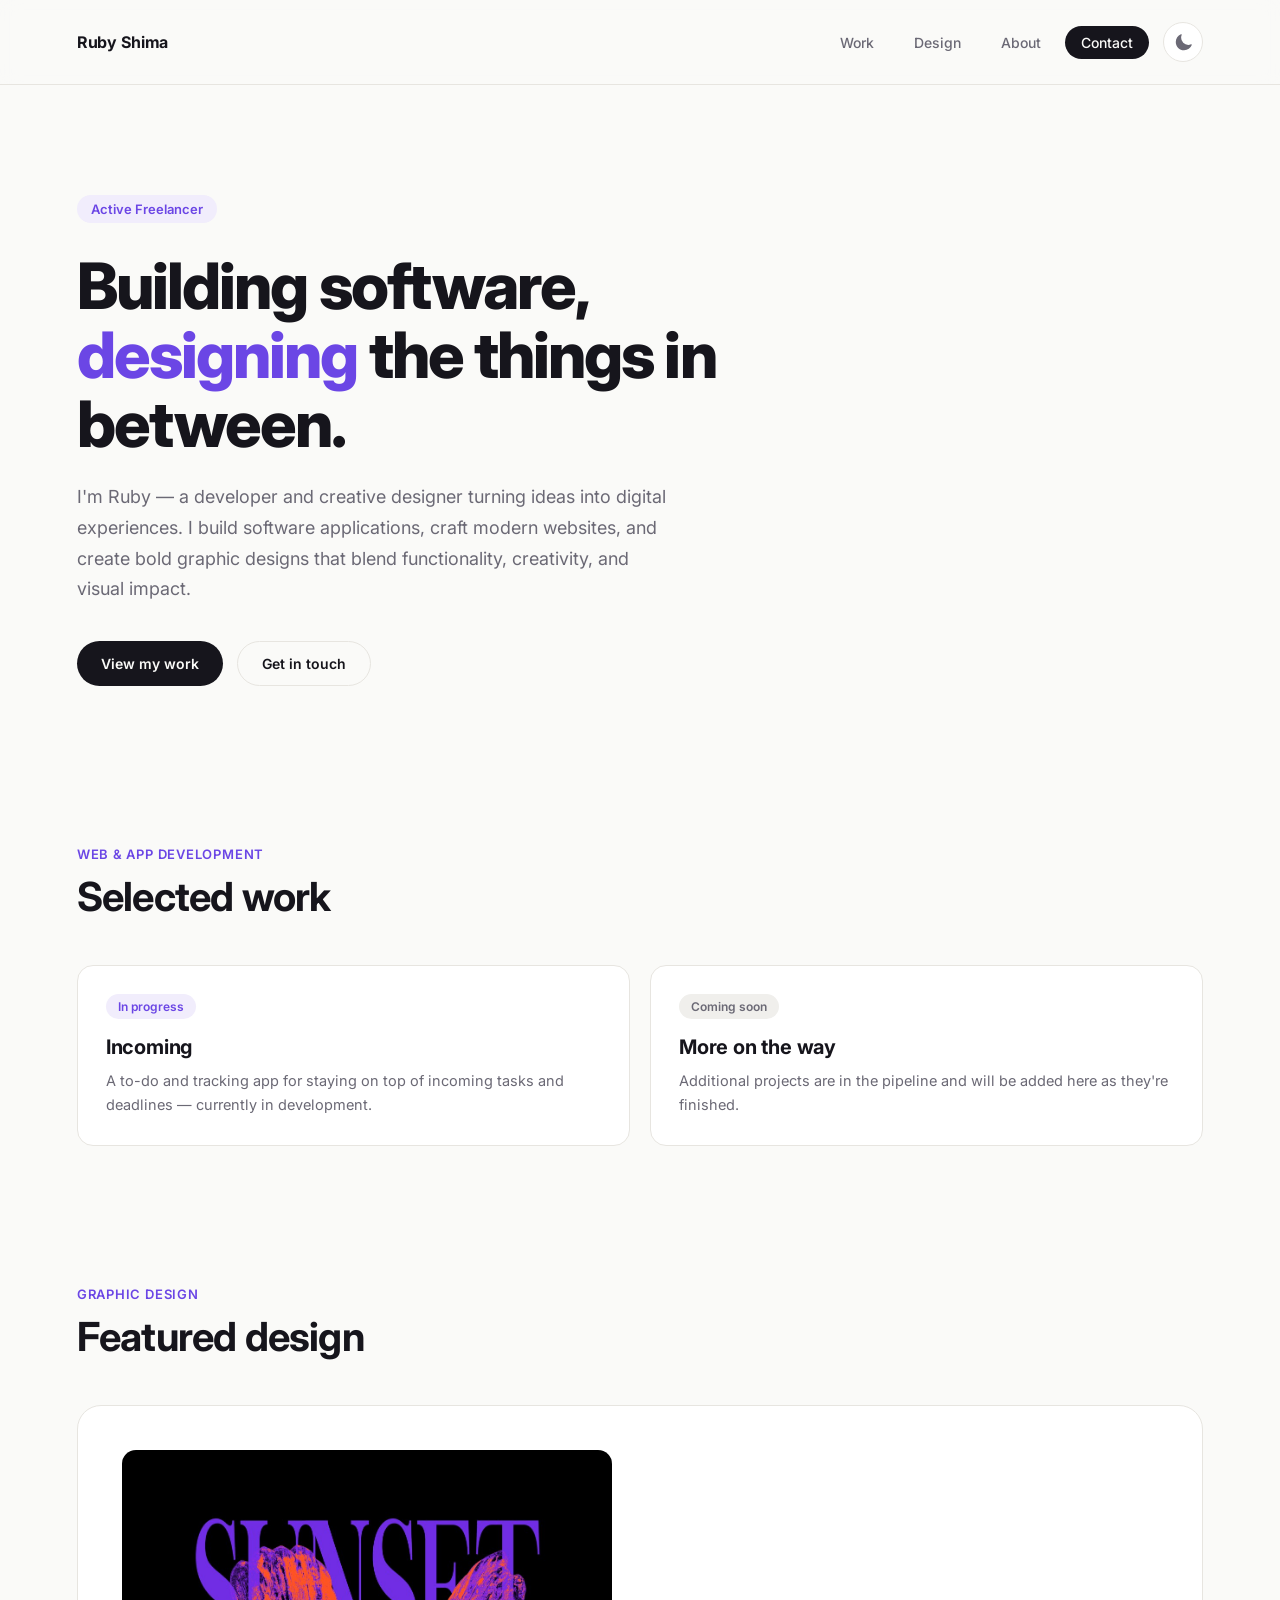
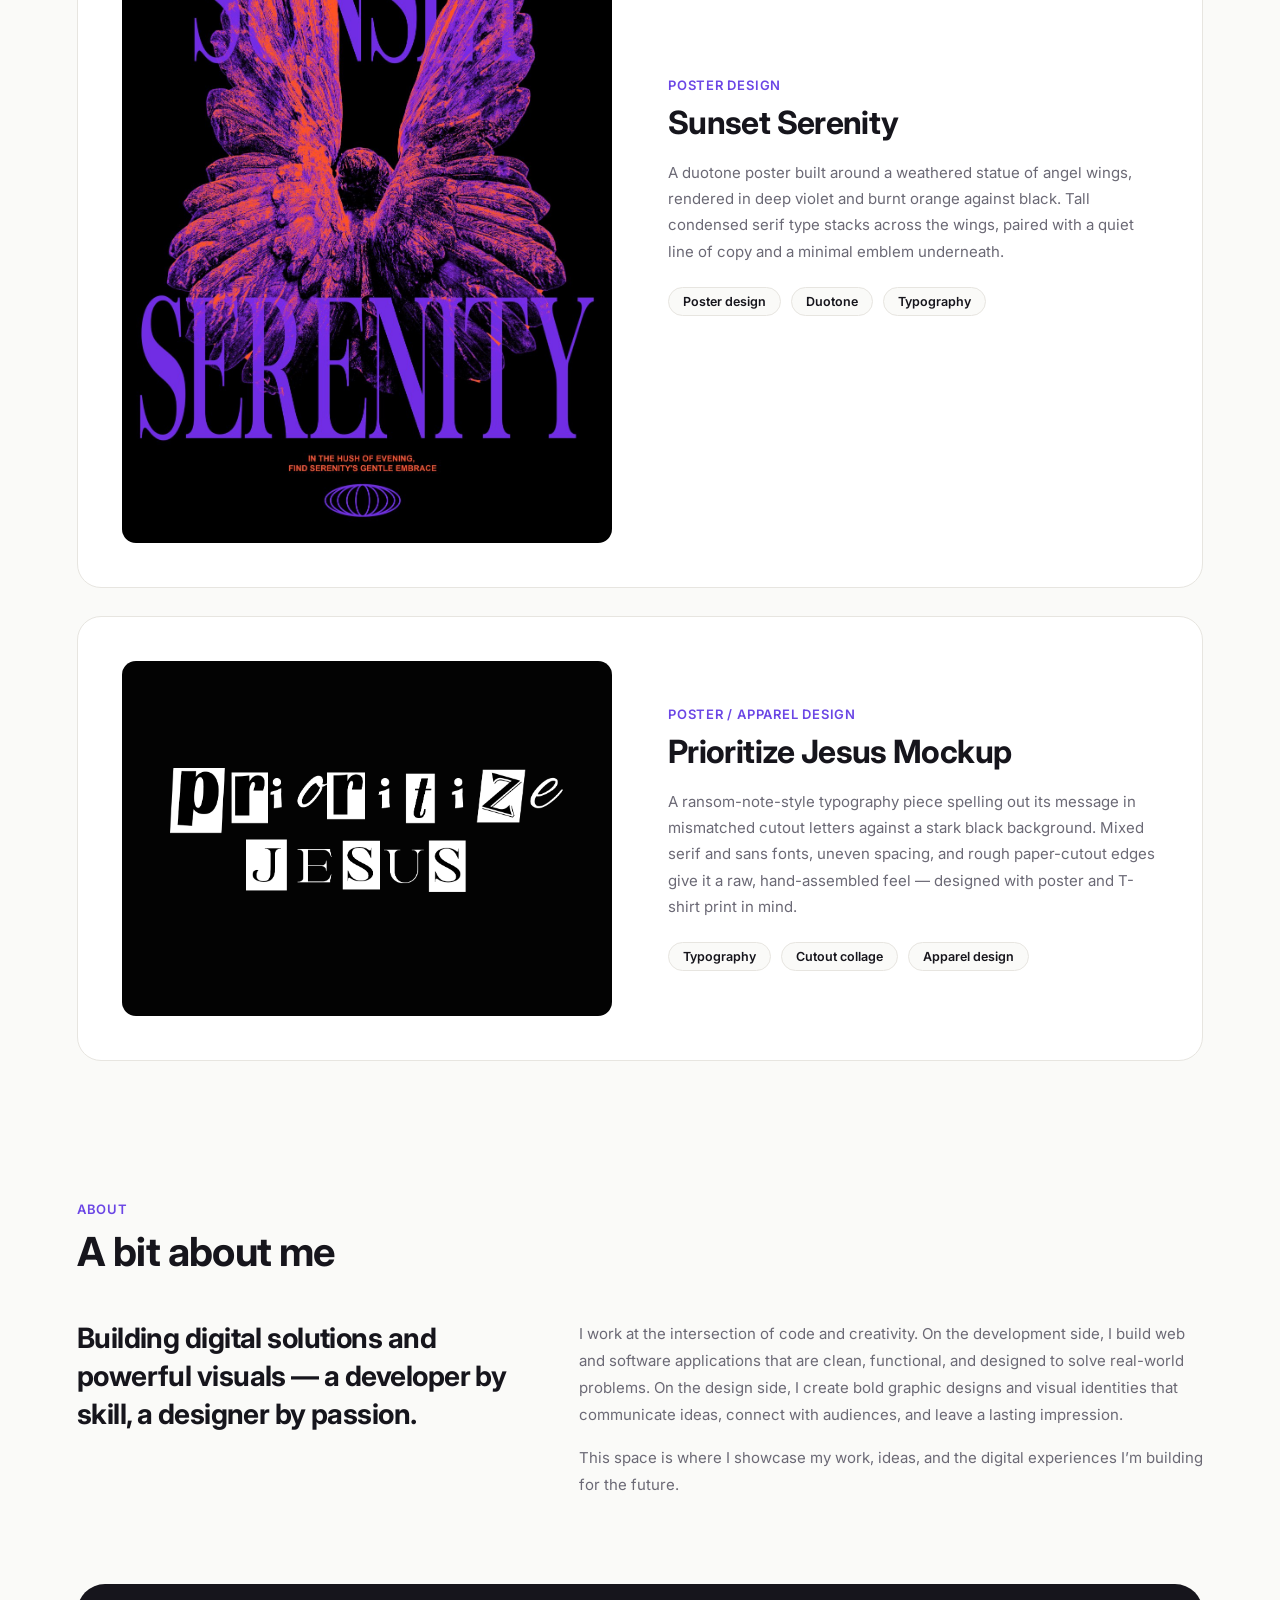
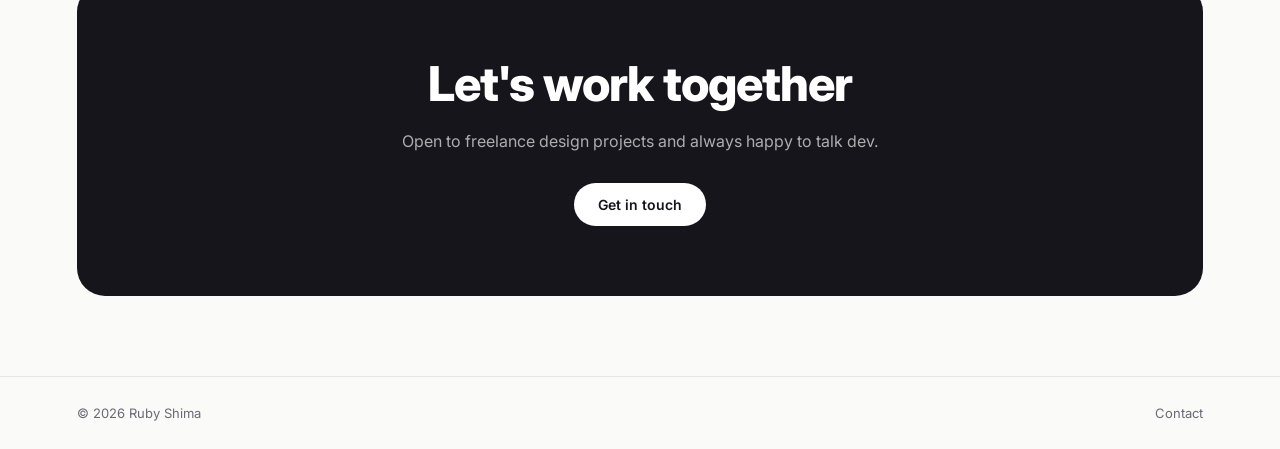
<file: index.html>
<!DOCTYPE html>
<html lang="en">
<head>
<link rel="icon" type="image/svg+xml" href="favicon.svg">
<meta charset="UTF-8">
<meta name="viewport" content="width=device-width, initial-scale=1.0">
<title>Ruby Shima</title>
<meta name="description" content="Ruby Shima, creative developer and designer.">
<link rel="preconnect" href="https://fonts.googleapis.com">
<link rel="preconnect" href="https://fonts.gstatic.com" crossorigin>
<link href="https://fonts.googleapis.com/css2?family=Inter:wght@400;500;600;700;800&display=swap" rel="stylesheet">
<link rel="stylesheet" href="styles.css">
<script src="theme.js"></script>
<script type="application/ld+json">
{
  "@context": "https://schema.org",
  "@type": "Person",
  "name": "Ruby Shima",
  "url": "https://rubyshima.site",
  "sameAs": [
    "https://www.linkedin.com/in/rubyshima",
    "https://www.instagram.com/rubysh1ma"
  ],
  "jobTitle": "Creative Developer and Designer"
}
</script>

</head>
<body>

<nav>
  <div class="nav-mark">Ruby Shima</div>
  <div class="nav-links">
    <a href="#work">Work</a>
    <a href="#design">Design</a>
    <a href="#about">About</a>
    <a href="contact/" class="cta">Contact</a>
   
    <button id="theme-toggle" class="theme-toggle" aria-label="Toggle dark mode">
      <svg class="icon-moon" viewBox="0 0 24 24"><path fill-rule="evenodd" clip-rule="evenodd" d="M9.528 1.718a.75.75 0 01.162.819A8.97 8.97 0 009 6a9 9 0 009 9 8.97 8.97 0 003.463-.69.75.75 0 01.981.98 10.503 10.503 0 01-9.694 6.46c-5.799 0-10.5-4.701-10.5-10.5 0-4.368 2.667-8.112 6.46-9.694a.75.75 0 01.818.162z"/></svg>
      <svg class="icon-sun" viewBox="0 0 24 24"><path d="M12 2.25a.75.75 0 01.75.75v2.25a.75.75 0 01-1.5 0V3a.75.75 0 01.75-.75zM7.5 12a4.5 4.5 0 119 0 4.5 4.5 0 01-9 0zM18.894 6.166a.75.75 0 00-1.06-1.06l-1.591 1.59a.75.75 0 101.06 1.061l1.591-1.59zM21.75 12a.75.75 0 01-.75.75h-2.25a.75.75 0 010-1.5H21a.75.75 0 01.75.75zM17.834 18.894a.75.75 0 001.06-1.06l-1.59-1.591a.75.75 0 10-1.061 1.06l1.59 1.591zM12 18a.75.75 0 01.75.75V21a.75.75 0 01-1.5 0v-2.25A.75.75 0 0112 18zM7.758 17.303a.75.75 0 00-1.061-1.06l-1.591 1.59a.75.75 0 001.06 1.061l1.591-1.59zM6 12a.75.75 0 01-.75.75H3a.75.75 0 010-1.5h2.25A.75.75 0 016 12zM6.697 7.757a.75.75 0 001.06-1.06l-1.59-1.591a.75.75 0 00-1.061 1.06l1.59 1.591z"/></svg>
    </button>
  </div>
</nav>

<section class="hero">
  <div class="eyebrow">Active Freelancer</div>
  <h1>Building software, <span class="accent">designing</span> the things in between.</h1>
  <p class="lead">I'm Ruby — a developer and creative designer turning ideas into digital experiences. I build software applications, craft modern websites, and create bold graphic designs that blend functionality, creativity, and visual impact.
</p>
  <div class="hero-actions">
    <a href="#work" class="btn btn-primary">View my work</a>
    <a href="contact/" class="btn btn-secondary">Get in touch</a>
  </div>
</section>

<section id="work">
  <div class="section-head">
    <div class="kicker">Web & App Development</div>
    <h2>Selected work</h2>
  </div>
  <div class="work-grid">
    <div class="card">
      <span class="tag active">In progress</span>
      <h3>Incoming</h3>
      <p>A to-do and tracking app for staying on top of incoming tasks and deadlines — currently in development.</p>
    </div>
    <div class="card">
      <span class="tag soon">Coming soon</span>
      <h3>More on the way</h3>
      <p>Additional projects are in the pipeline and will be added here as they're finished.</p>
    </div>
  </div>
</section>

<section id="design">
  <div class="section-head">
    <div class="kicker">Graphic design</div>
    <h2>Featured design</h2>
  </div>
  <div class="design-list">
    <div class="design-wrap">
      <div class="design-frame">
        <img src="sunset_serenity_web.jpg" alt="Sunset Serenity poster design by Ruby Shima">
      </div>
      <div class="design-copy">
        <div class="kicker">Poster design</div>
        <h3>Sunset Serenity</h3>
        <p>A duotone poster built around a weathered statue of angel wings, rendered in deep violet and burnt orange against black. Tall condensed serif type stacks across the wings, paired with a quiet line of copy and a minimal emblem underneath.</p>
        <div class="chips">
          <span class="chip">Poster design</span>
          <span class="chip">Duotone</span>
          <span class="chip">Typography</span>
        </div>
      </div>
    </div>

    <div class="design-wrap">
      <div class="design-frame">
        <img src="prioritize_jesus_mockup.jpg" alt="Prioritize Jesus cutout typography design by Ruby Shima">
      </div>
      <div class="design-copy">
        <div class="kicker">Poster / apparel design</div>
        <h3>Prioritize Jesus Mockup</h3>
        <p>A ransom-note-style typography piece spelling out its message in mismatched cutout letters against a stark black background. Mixed serif and sans fonts, uneven spacing, and rough paper-cutout edges give it a raw, hand-assembled feel — designed with poster and T-shirt print in mind.</p>
        <div class="chips">
          <span class="chip">Typography</span>
          <span class="chip">Cutout collage</span>
          <span class="chip">Apparel design</span>
        </div>
      </div>
    </div>
  </div>
</section>

<section id="about">
  <div class="section-head">
    <div class="kicker">About</div>
    <h2>A bit about me</h2>
  </div>
  <div class="about">
    <p class="about-lead">Building digital solutions and powerful visuals — a developer by skill, a designer by passion.
</p>
    <div class="about-side">
      <p>I work at the intersection of code and creativity. On the development side, I build web and software applications that are clean, functional, and designed to solve real-world problems.
On the design side, I create bold graphic designs and visual identities that communicate ideas, connect with audiences, and leave a lasting impression.</p>
      <p>This space is where I showcase my work, ideas, and the digital experiences I’m building for the future.</p>
    </div>
  </div>
</section>

<div class="footer-cta">
  <h2>Let's work together</h2>
  <p>Open to freelance design projects and always happy to talk dev.</p>
  <a href="contact/" class="btn btn-primary">Get in touch</a>
</div>

<footer class="site-footer">
  <span>© 2026 Ruby Shima</span>
  <a href="contact/">Contact</a>
</footer>

<script>
(function () {
  function goToSection(id) {
    var el = document.getElementById(id);
    if (el) el.scrollIntoView({ behavior: 'smooth', block: 'start' });
  }

  window.addEventListener('DOMContentLoaded', function () {
    if (window.location.hash) {
      var id = window.location.hash.slice(1);
      setTimeout(function () {
        goToSection(id);
        history.replaceState(null, '', window.location.pathname);
      }, 50);
    }
  });

  document.querySelectorAll('a[href^="#"]').forEach(function (link) {
    link.addEventListener('click', function (e) {
      var id = link.getAttribute('href').slice(1);
      if (document.getElementById(id)) {
        e.preventDefault();
        goToSection(id);
        history.replaceState(null, '', window.location.pathname);
      }
    });
  });
})();
</script>

</body>
</html>
</file>
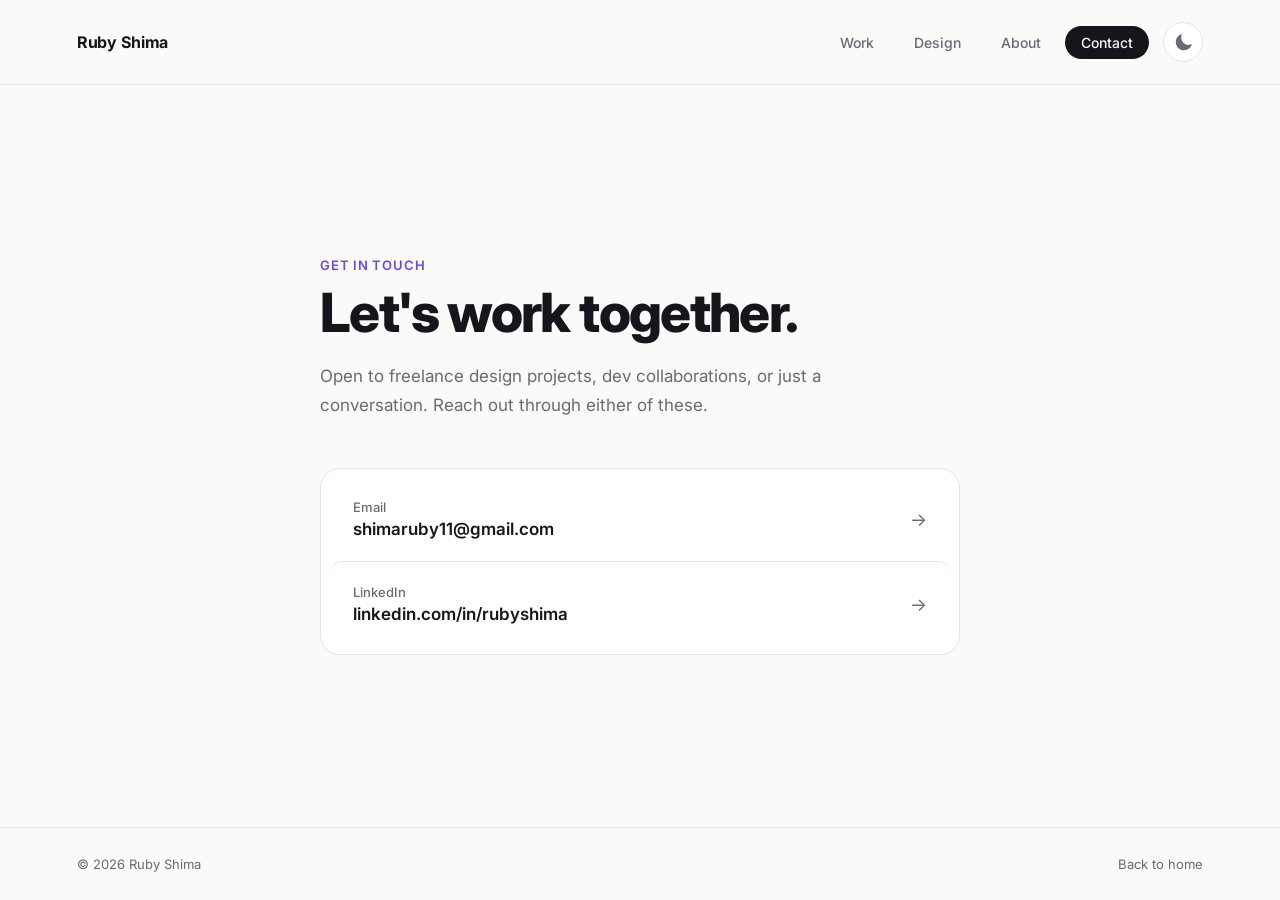
<file: contact/index.html>
<!DOCTYPE html>
<html lang="en">
<head>
<link rel="icon" type="image/svg+xml" href="../favicon.svg">
<meta charset="UTF-8">
<meta name="viewport" content="width=device-width, initial-scale=1.0">
<title>Contact — Ruby Shima</title>
<link rel="preconnect" href="https://fonts.googleapis.com">
<link rel="preconnect" href="https://fonts.gstatic.com" crossorigin>
<link href="https://fonts.googleapis.com/css2?family=Inter:wght@400;500;600;700;800&display=swap" rel="stylesheet">
<link rel="stylesheet" href="../styles.css">
<script src="../theme.js"></script>
</head>
<body class="contact-page">

<nav>
  <a class="nav-mark" href="../">Ruby Shima</a>
  <div class="nav-links">
    <a href="../#work">Work</a>
    <a href="../#design">Design</a>
    <a href="../#about">About</a>
    <a href="./" class="cta">Contact</a>
    <button id="theme-toggle" class="theme-toggle" aria-label="Toggle dark mode">
      <svg class="icon-moon" viewBox="0 0 24 24"><path fill-rule="evenodd" clip-rule="evenodd" d="M9.528 1.718a.75.75 0 01.162.819A8.97 8.97 0 009 6a9 9 0 009 9 8.97 8.97 0 003.463-.69.75.75 0 01.981.98 10.503 10.503 0 01-9.694 6.46c-5.799 0-10.5-4.701-10.5-10.5 0-4.368 2.667-8.112 6.46-9.694a.75.75 0 01.818.162z"/></svg>
      <svg class="icon-sun" viewBox="0 0 24 24"><path d="M12 2.25a.75.75 0 01.75.75v2.25a.75.75 0 01-1.5 0V3a.75.75 0 01.75-.75zM7.5 12a4.5 4.5 0 119 0 4.5 4.5 0 01-9 0zM18.894 6.166a.75.75 0 00-1.06-1.06l-1.591 1.59a.75.75 0 101.06 1.061l1.591-1.59zM21.75 12a.75.75 0 01-.75.75h-2.25a.75.75 0 010-1.5H21a.75.75 0 01.75.75zM17.834 18.894a.75.75 0 001.06-1.06l-1.59-1.591a.75.75 0 10-1.061 1.06l1.59 1.591zM12 18a.75.75 0 01.75.75V21a.75.75 0 01-1.5 0v-2.25A.75.75 0 0112 18zM7.758 17.303a.75.75 0 00-1.061-1.06l-1.591 1.59a.75.75 0 001.06 1.061l1.591-1.59zM6 12a.75.75 0 01-.75.75H3a.75.75 0 010-1.5h2.25A.75.75 0 016 12zM6.697 7.757a.75.75 0 001.06-1.06l-1.59-1.591a.75.75 0 00-1.061 1.06l1.59 1.591z"/></svg>
    </button>
  </div>
</nav>

<main>
  <div class="contact-wrap">
    <div class="kicker">Get in touch</div>
    <h1>Let's work together.</h1>
    <p class="lead">Open to freelance design projects, dev collaborations, or just a conversation. Reach out through either of these.</p>

    <div class="contact-card">
      <a class="contact-row" href="mailto:shimaruby11@gmail.com">
        <div>
          <div class="row-label">Email</div>
          <div class="row-value">shimaruby11@gmail.com</div>
        </div>
        <span class="row-arrow">→</span>
      </a>
      <a class="contact-row" href="https://www.linkedin.com/in/rubyshima/" target="_blank" rel="noopener">
        <div>
          <div class="row-label">LinkedIn</div>
          <div class="row-value">linkedin.com/in/rubyshima</div>
        </div>
        <span class="row-arrow">→</span>
      </a>
    </div>
  </div>
</main>

<footer class="site-footer">
  <span>© 2026 Ruby Shima</span>
  <a href="../">Back to home</a>
</footer>

</body>
</html>
</file>
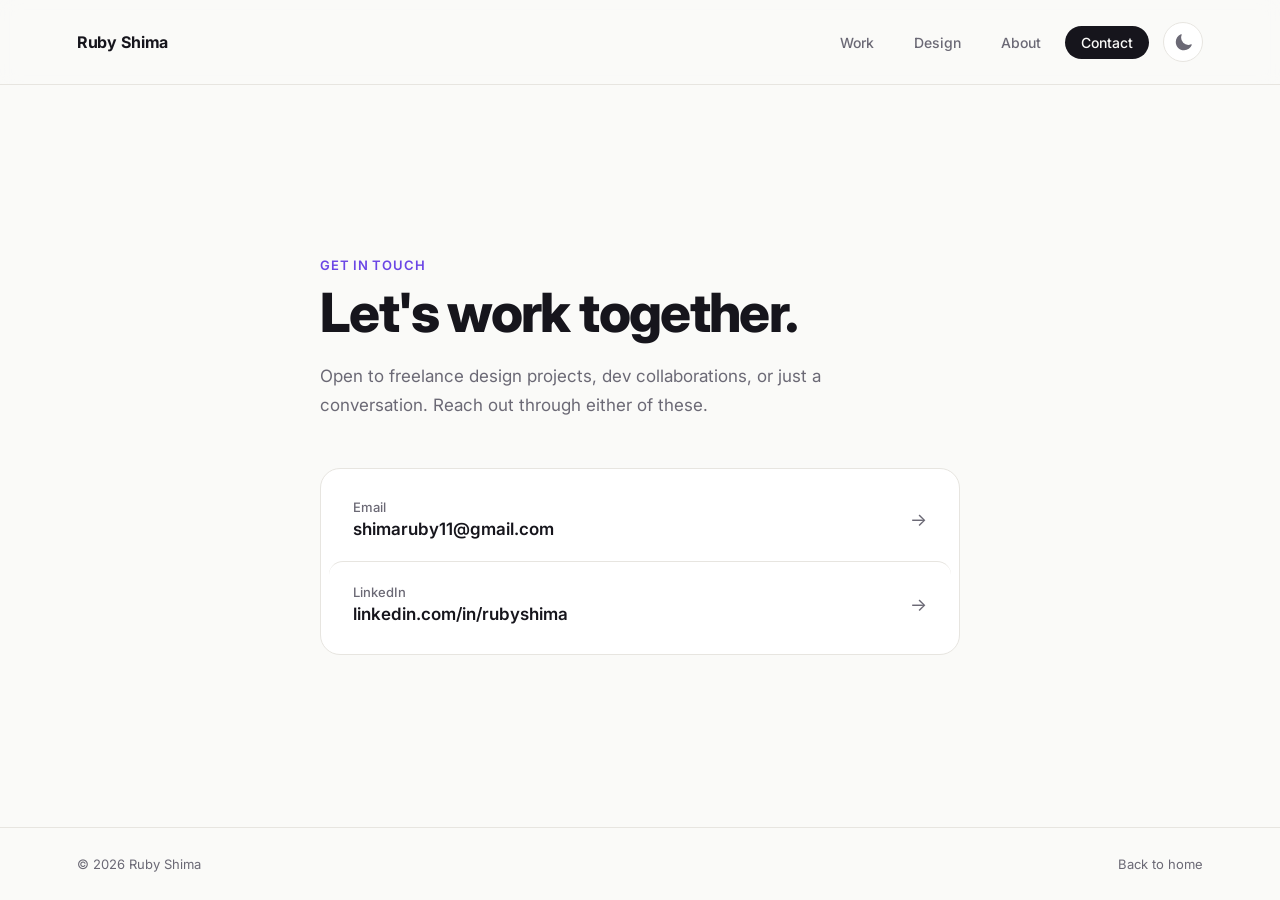
<file: contact.html>
<!DOCTYPE html>
<html lang="en">
<head>
<link rel="icon" type="image/svg+xml" href="favicon.svg">
<meta charset="UTF-8">
<meta name="viewport" content="width=device-width, initial-scale=1.0">
<title>Contact — Ruby Shima</title>
<link rel="preconnect" href="https://fonts.googleapis.com">
<link rel="preconnect" href="https://fonts.gstatic.com" crossorigin>
<link href="https://fonts.googleapis.com/css2?family=Inter:wght@400;500;600;700;800&display=swap" rel="stylesheet">
<link rel="stylesheet" href="styles.css">
<script src="theme.js"></script>
</head>
<body class="contact-page">

<nav>
  <a class="nav-mark" href="./">Ruby Shima</a>
  <div class="nav-links">
    <a href="./#work">Work</a>
    <a href="./#design">Design</a>
    <a href="./#about">About</a>
    <a href="contact.html" class="cta">Contact</a>
    
    <button id="theme-toggle" class="theme-toggle" aria-label="Toggle dark mode">
      <svg class="icon-moon" viewBox="0 0 24 24"><path fill-rule="evenodd" clip-rule="evenodd" d="M9.528 1.718a.75.75 0 01.162.819A8.97 8.97 0 009 6a9 9 0 009 9 8.97 8.97 0 003.463-.69.75.75 0 01.981.98 10.503 10.503 0 01-9.694 6.46c-5.799 0-10.5-4.701-10.5-10.5 0-4.368 2.667-8.112 6.46-9.694a.75.75 0 01.818.162z"/></svg>
      <svg class="icon-sun" viewBox="0 0 24 24"><path d="M12 2.25a.75.75 0 01.75.75v2.25a.75.75 0 01-1.5 0V3a.75.75 0 01.75-.75zM7.5 12a4.5 4.5 0 119 0 4.5 4.5 0 01-9 0zM18.894 6.166a.75.75 0 00-1.06-1.06l-1.591 1.59a.75.75 0 101.06 1.061l1.591-1.59zM21.75 12a.75.75 0 01-.75.75h-2.25a.75.75 0 010-1.5H21a.75.75 0 01.75.75zM17.834 18.894a.75.75 0 001.06-1.06l-1.59-1.591a.75.75 0 10-1.061 1.06l1.59 1.591zM12 18a.75.75 0 01.75.75V21a.75.75 0 01-1.5 0v-2.25A.75.75 0 0112 18zM7.758 17.303a.75.75 0 00-1.061-1.06l-1.591 1.59a.75.75 0 001.06 1.061l1.591-1.59zM6 12a.75.75 0 01-.75.75H3a.75.75 0 010-1.5h2.25A.75.75 0 016 12zM6.697 7.757a.75.75 0 001.06-1.06l-1.59-1.591a.75.75 0 00-1.061 1.06l1.59 1.591z"/></svg>
    </button>
  </div>
</nav>

<main>
  <div class="contact-wrap">
    <div class="kicker">Get in touch</div>
    <h1>Let's work together.</h1>
    <p class="lead">Open to freelance design projects, dev collaborations, or just a conversation. Reach out through either of these.</p>

    <div class="contact-card">
      <a class="contact-row" href="mailto:shimaruby11@gmail.com">
        <div>
          <div class="row-label">Email</div>
          <div class="row-value">shimaruby11@gmail.com</div>
        </div>
        <span class="row-arrow">→</span>
      </a>
      <a class="contact-row" href="https://www.linkedin.com/in/rubyshima/" target="_blank" rel="noopener">
        <div>
          <div class="row-label">LinkedIn</div>
          <div class="row-value">linkedin.com/in/rubyshima</div>
        </div>
        <span class="row-arrow">→</span>
      </a>
    </div>
  </div>
</main>

<footer class="site-footer">
  <span>© 2026 Ruby Shima</span>
  <a href="./">Back to home</a>
</footer>

</body>
</html>
</file>
<file: styles.css>
/* ==========================================================
   Ruby Shima — Portfolio stylesheet
   Shared across index.html and contact.html
   ========================================================== */

:root{
  --bg: #FAFAF8;
  --surface: #FFFFFF;
  --text: #16151C;
  --muted: #6B6975;
  --line: #E7E5E0;
  --violet: #6B46E5;
  --violet-soft: #F1EDFC;
  --orange: #F2542D;
}

:root[data-theme="dark"]{
  --bg: #0B0A10;
  --surface: #16141F;
  --text: #F5F1EC;
  --muted: #9C93AE;
  --line: rgba(245,241,236,0.14);
  --violet: #8A6BFF;
  --violet-soft: rgba(138,107,255,0.16);
  --orange: #F2542D;
}

*{ box-sizing:border-box; margin:0; padding:0; }
html{ scroll-behavior:smooth; }
body{
  background:var(--bg);
  color:var(--text);
  font-family:'Inter', sans-serif;
  -webkit-font-smoothing:antialiased;
  transition:background .3s ease, color .3s ease;
}
a{ color:inherit; }
::selection{ background:var(--violet); color:#fff; }

/* -------------------- nav (shared) -------------------- */
nav, .card, .design-wrap, .contact-card, .footer-cta, footer.site-footer{
  transition:background .3s ease, border-color .3s ease, color .3s ease;
}

nav{
  position:sticky; top:0; z-index:50;
  display:flex; justify-content:space-between; align-items:center;
  padding:22px 6vw;
  background:color-mix(in srgb, var(--bg) 85%, transparent);
  backdrop-filter:blur(10px);
  border-bottom:1px solid var(--line);
}
.nav-mark{ font-weight:700; font-size:16px; letter-spacing:-0.01em; text-decoration:none; }
.nav-links{ display:flex; gap:8px; align-items:center; }
.nav-links a{
  text-decoration:none; font-size:14px; font-weight:500; color:var(--muted);
  padding:8px 16px; border-radius:100px; transition:background .2s, color .2s;
}
.nav-links a:hover{ background:var(--violet-soft); color:var(--violet); }
.nav-links a.cta{ background:var(--text); color:var(--bg); }
.nav-links a.cta:hover{ background:var(--violet); color:#fff; }

/* -------------------- theme toggle (shared) -------------------- */
.theme-toggle{
  width:40px; height:40px;
  display:inline-flex; align-items:center; justify-content:center;
  border:1px solid var(--line); background:var(--surface);
  border-radius:50%; cursor:pointer;
  margin-left:6px; color:var(--muted);
  transition:border-color .2s, background .2s, color .2s;
}
.theme-toggle:hover{ border-color:var(--violet); color:var(--violet); }
.theme-toggle svg{ width:19px; height:19px; fill:currentColor; }
.theme-toggle .icon-sun{ display:none; }
.theme-toggle .icon-moon{ display:block; }
:root[data-theme="dark"] .theme-toggle .icon-sun{ display:block; }
:root[data-theme="dark"] .theme-toggle .icon-moon{ display:none; }

/* -------------------- language toggle (shared) -------------------- */
.lang-toggle{
  display:inline-flex; align-items:center; justify-content:center;
  height:38px; padding:0 14px;
  border:1px solid var(--line); background:var(--surface);
  border-radius:100px; margin-left:6px;
  font-size:13px; font-weight:600; text-decoration:none; color:var(--muted);
  transition:border-color .2s, color .2s;
}
.lang-toggle:hover{ border-color:var(--violet); color:var(--violet); }

/* -------------------- footer (shared) -------------------- */
footer.site-footer{
  display:flex; justify-content:space-between; align-items:center;
  padding:28px 6vw; border-top:1px solid var(--line);
  font-size:13px; color:var(--muted);
}
footer.site-footer a{ text-decoration:none; color:var(--muted); }
footer.site-footer a:hover{ color:var(--violet); }

/* -------------------- buttons (shared) -------------------- */
.btn{
  display:inline-flex; align-items:center; gap:8px;
  font-size:14px; font-weight:600; text-decoration:none;
  padding:13px 24px; border-radius:100px;
  transition:transform .2s, background .2s, border-color .2s;
}
.btn-primary{ background:var(--text); color:var(--bg); }
.btn-primary:hover{ background:var(--violet); color:#fff; transform:translateY(-1px); }
.btn-secondary{ background:transparent; color:var(--text); border:1px solid var(--line); }
.btn-secondary:hover{ border-color:var(--violet); color:var(--violet); }

/* -------------------- kicker / eyebrow (shared) -------------------- */
.kicker{ font-size:13px; font-weight:600; color:var(--violet); text-transform:uppercase; letter-spacing:0.06em; margin-bottom:10px; }
.eyebrow{
  display:inline-flex; align-items:center; gap:8px;
  font-size:13px; font-weight:600; color:var(--violet);
  background:var(--violet-soft);
  padding:6px 14px; border-radius:100px;
  margin-bottom:28px;
}

/* ============================================================
   index.html — homepage
   ============================================================ */

.hero{ padding:110px 6vw 90px; max-width:900px; }
.hero h1{
  font-size:clamp(38px, 6vw, 64px);
  font-weight:800; letter-spacing:-0.03em; line-height:1.08;
  margin-bottom:24px;
}
.hero h1 .accent{ color:var(--violet); }
.hero p.lead{
  font-size:18px; color:var(--muted); line-height:1.7;
  max-width:600px; margin-bottom:36px;
}
.hero-actions{ display:flex; gap:14px; flex-wrap:wrap; }

section{ padding:70px 6vw; }
.section-head{ margin-bottom:44px; }
.section-head h2{ font-size:clamp(28px,3.6vw,40px); font-weight:700; letter-spacing:-0.02em; }

.work-grid{ display:grid; grid-template-columns:repeat(auto-fit, minmax(280px,1fr)); gap:20px; }
.card{
  background:var(--surface); border:1px solid var(--line); border-radius:16px;
  padding:28px; transition:border-color .2s, transform .2s;
}
.card:hover{ border-color:var(--violet); transform:translateY(-3px); }
.card .tag{
  display:inline-block; font-size:12px; font-weight:600;
  padding:5px 12px; border-radius:100px; margin-bottom:16px;
}
.tag.active{ background:var(--violet-soft); color:var(--violet); }
.tag.soon{ background:#F0EFEC; color:var(--muted); }
.card h3{ font-size:20px; font-weight:700; margin-bottom:10px; letter-spacing:-0.01em; }
.card p{ color:var(--muted); font-size:14.5px; line-height:1.65; }

.design-list{ display:flex; flex-direction:column; gap:28px; }

.design-wrap{
  display:grid; grid-template-columns:1fr 1fr; gap:56px; align-items:center;
  background:var(--surface); border:1px solid var(--line); border-radius:24px;
  padding:44px; overflow:hidden;
}
.design-frame img{ width:100%; display:block; border-radius:14px; }
.design-copy h3{ font-size:clamp(24px,3vw,32px); font-weight:700; letter-spacing:-0.02em; margin-bottom:18px; }
.design-copy p{ color:var(--muted); font-size:15px; line-height:1.75; margin-bottom:14px; }
.chips{ display:flex; gap:10px; margin-top:22px; flex-wrap:wrap; }
.chip{ font-size:12.5px; font-weight:600; background:var(--bg); border:1px solid var(--line); padding:6px 14px; border-radius:100px; color:var(--text); }

.about{ display:grid; grid-template-columns:1fr 1.4fr; gap:56px; }
.about-lead{ font-size:clamp(22px,2.6vw,28px); font-weight:700; letter-spacing:-0.02em; line-height:1.35; }
.about-side p{ color:var(--muted); font-size:15px; line-height:1.8; margin-bottom:16px; }

.footer-cta{
  background:#16151C; color:#fff; border-radius:28px;
  margin:0 6vw 80px; padding:70px 6vw; text-align:center;
}
.footer-cta h2{ font-size:clamp(30px,4.5vw,48px); font-weight:800; letter-spacing:-0.02em; margin-bottom:18px; }
.footer-cta p{ color:rgba(255,255,255,0.65); font-size:16px; margin-bottom:32px; }
.footer-cta .btn-primary{ background:#fff; color:#16151C; }
.footer-cta .btn-primary:hover{ background:var(--violet); color:#fff; }

/* ============================================================
   contact.html
   ============================================================ */

body.contact-page{ min-height:100vh; display:flex; flex-direction:column; }
main{ flex:1; display:flex; align-items:center; padding:80px 6vw; }
.contact-wrap{ max-width:640px; margin:0 auto; width:100%; }
.contact-wrap h1{ font-size:clamp(36px,5.5vw,54px); font-weight:800; letter-spacing:-0.03em; line-height:1.1; margin-bottom:20px; }
.contact-wrap .lead{ font-size:17px; color:var(--muted); line-height:1.7; margin-bottom:48px; max-width:520px; }

.contact-card{
  background:var(--surface); border:1px solid var(--line); border-radius:20px;
  padding:8px;
}
.contact-row{
  display:flex; align-items:center; justify-content:space-between;
  padding:22px 24px; text-decoration:none; color:var(--text);
  border-radius:14px; transition:background .2s;
}
.contact-row:hover{ background:var(--violet-soft); }
.contact-row:hover .row-value{ color:var(--violet); }
.contact-row + .contact-row{ border-top:1px solid var(--line); }
.row-label{ font-size:13px; color:var(--muted); font-weight:500; }
.row-value{ font-size:17px; font-weight:600; margin-top:4px; transition:color .2s; }
.row-arrow{ font-size:18px; color:var(--muted); }

/* ============================================================
   Responsive
   ============================================================ */

@media (max-width:760px){
  .design-wrap, .about{ grid-template-columns:1fr; }
  nav{ padding:18px 5vw; }
  .nav-links{ gap:2px; }
  .nav-links a{ padding:8px 10px; font-size:13px; }
  section{ padding:56px 5vw; }
}

@media (max-width:600px){
  main{ padding:60px 5vw; }
  .contact-row{ padding:18px; }
}
</file>
